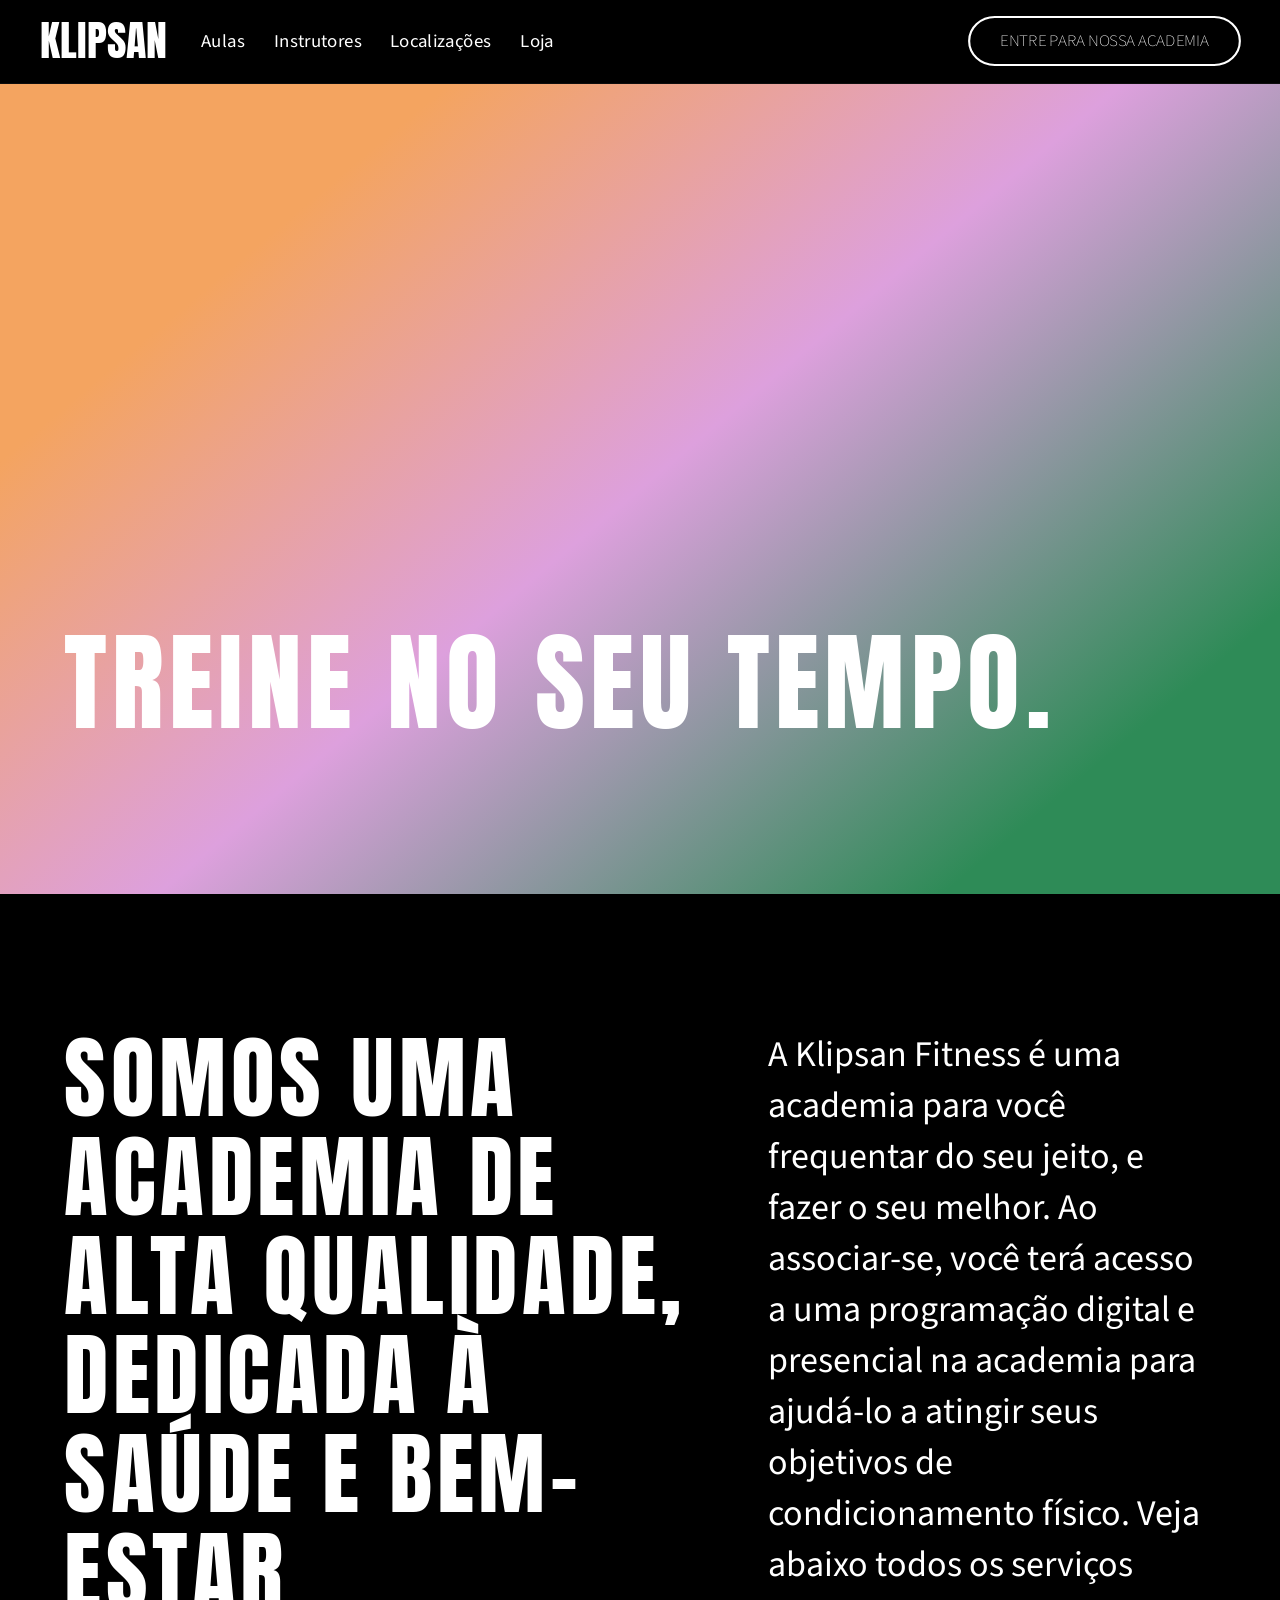
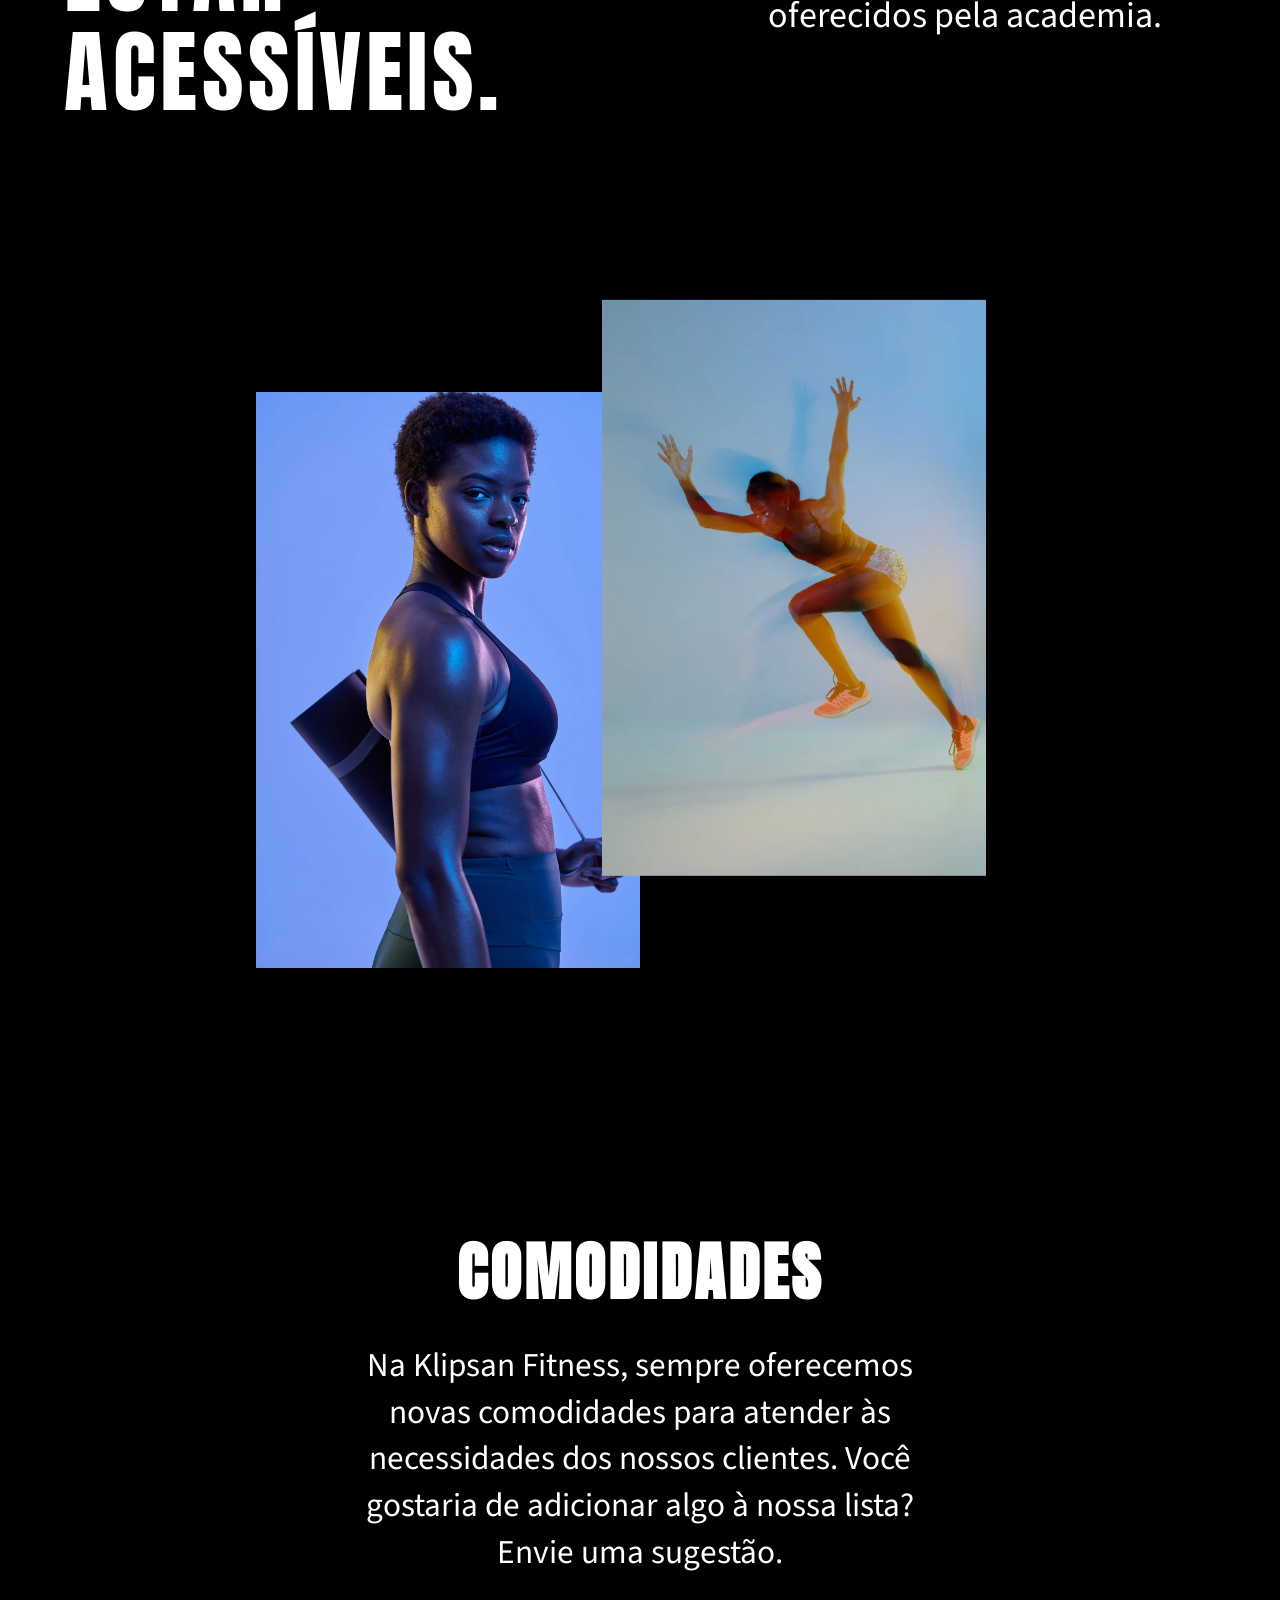
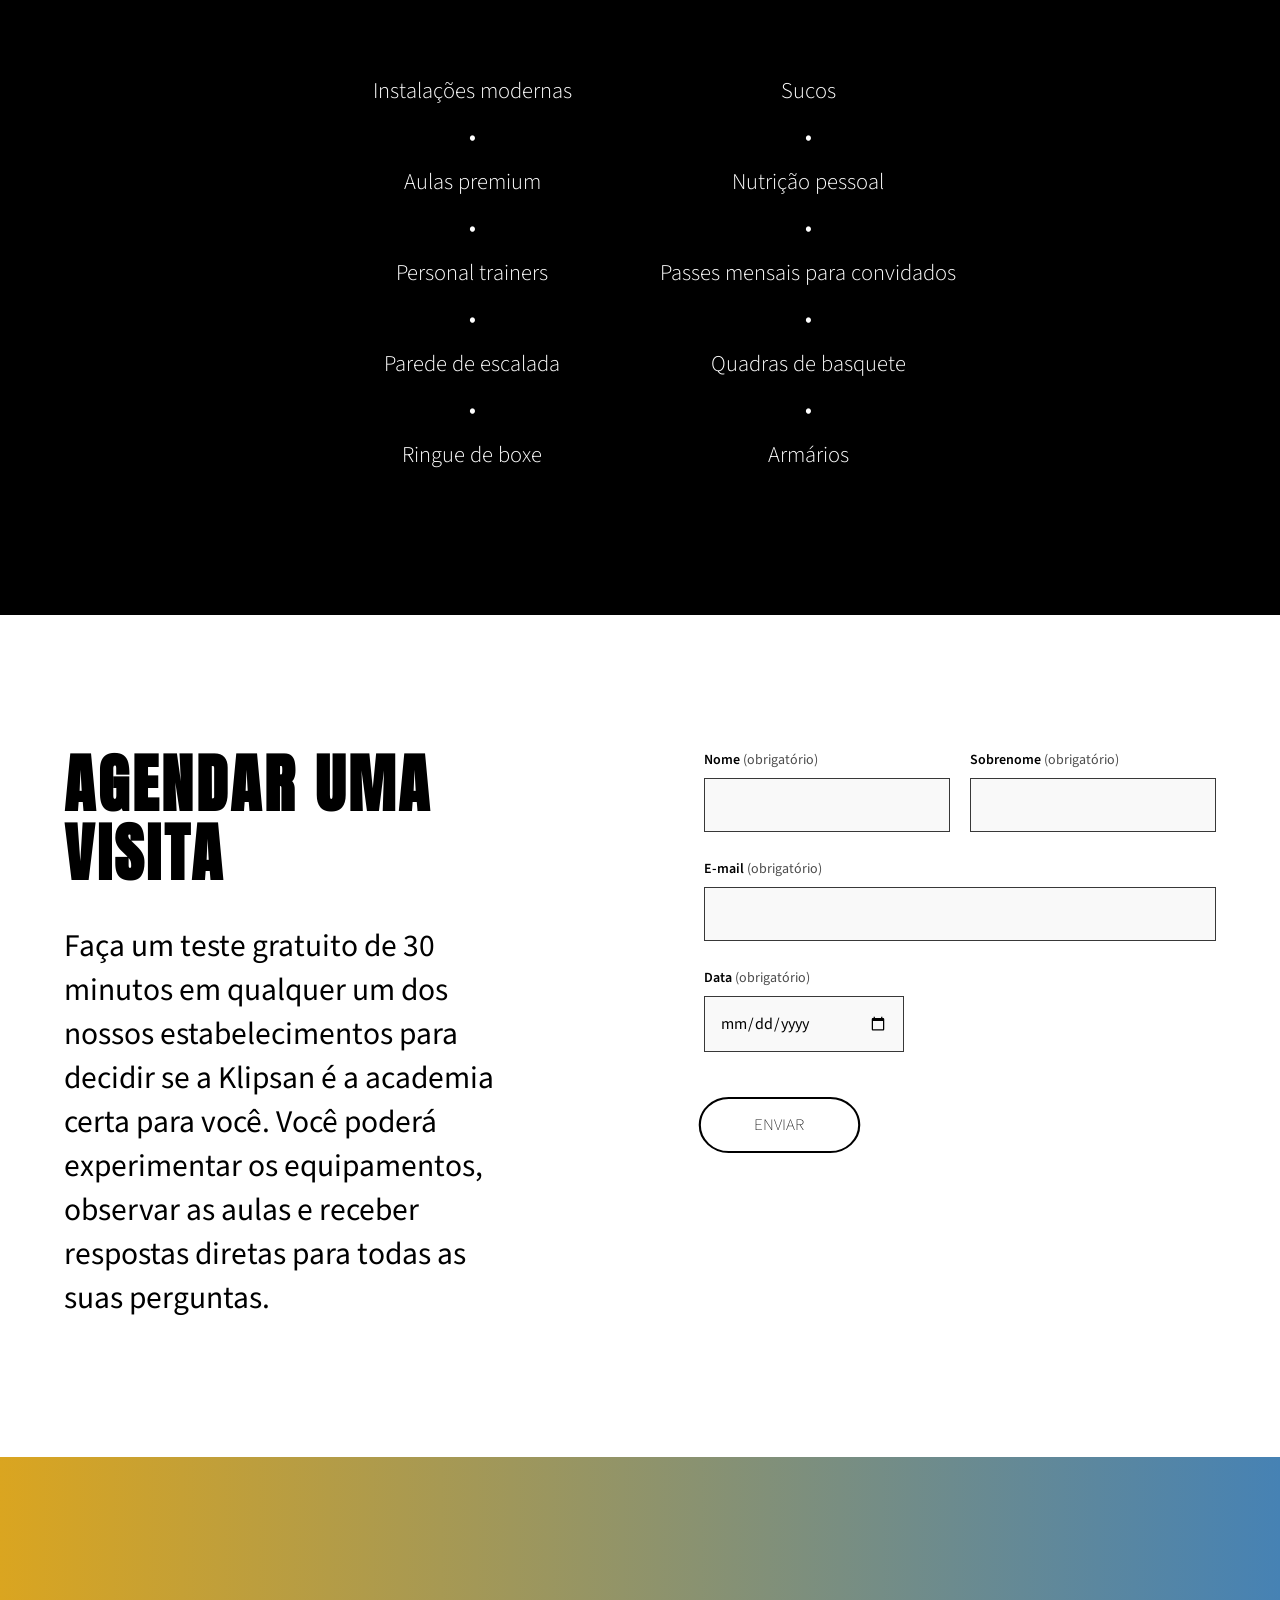
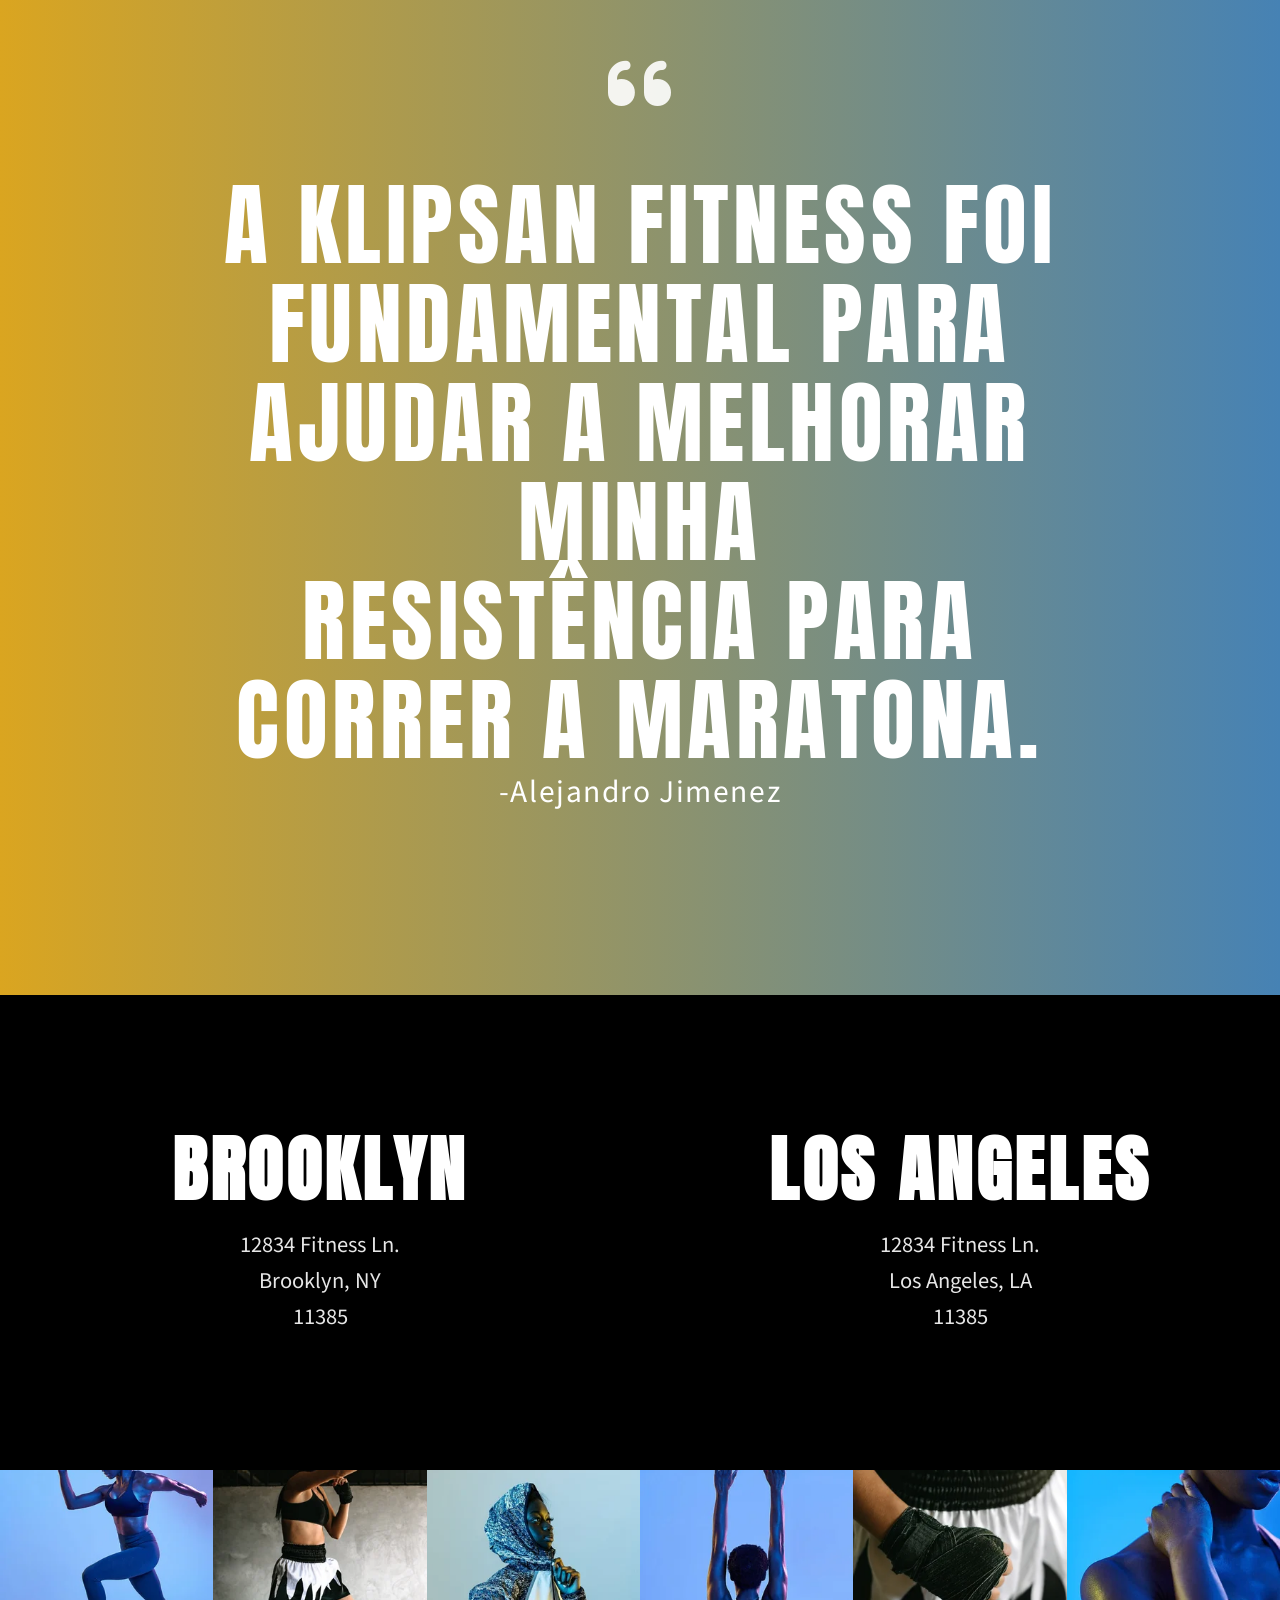
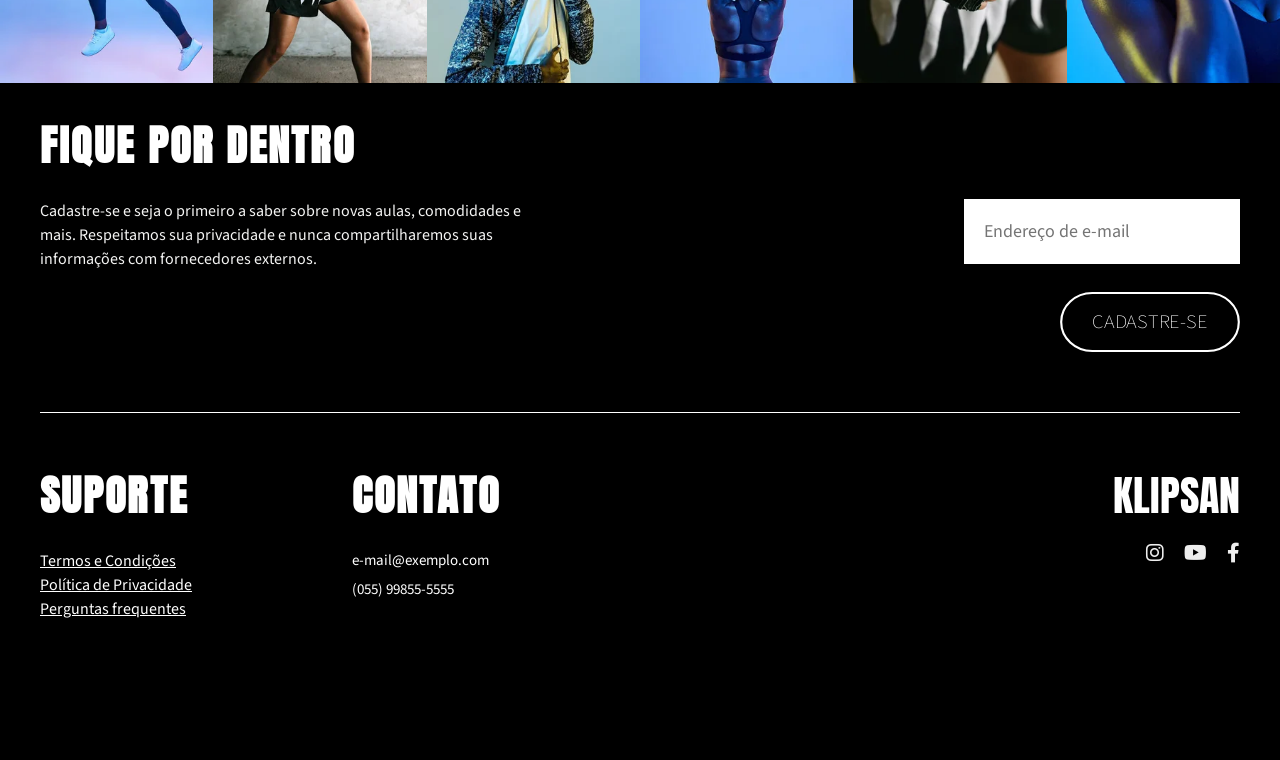
<file: index.html>
<!DOCTYPE html>
<html lang="pt-BR">
<head>
    <meta charset="UTF-8">
    <meta name="viewport" content="width=device-width, initial-scale=1.0">
    <title>Modelo</title>
    
    <link rel="stylesheet" href="base.css">
    <link rel="stylesheet" href="header-footer.css">
    <link rel="stylesheet" href="https://cdnjs.cloudflare.com/ajax/libs/font-awesome/6.0.0/css/all.min.css">
    <link rel="stylesheet" href="index.css"
</head>
<body class="theme-dark">
    <header class="main-header theme-dark">
        <div class="header-container">
            <div class="header-left">
                <a href="index.html" class="logo">KLIPSAN</a>
                <nav class="nav-menu">
                    <a href="aulas.html">Aulas</a>
                    <a href="instrutores.html">Instrutores</a>
                    <a href="localizacao.html">Localizações</a>
                    <a href="loja.html">Loja</a>
                </nav>
            </div>
            
            <div class="header-right">
                <a href="entre.html" class="btn-pill">Entre para nossa academia</a>
            </div>
        </div>
    </header>

    <main>
        <div class="main-cover">
            <h1 class="cover-title">TREINE NO SEU TEMPO.</h1>
        </div>
        <div class="content-block">
            <div>
                <h1>SOMOS UMA ACADEMIA DE ALTA QUALIDADE, DEDICADA À SAÚDE E BEM-ESTAR ACESSÍVEIS.</h1>
            </div>
            <div>
                <p>A Klipsan Fitness é uma academia para você frequentar do seu jeito, e fazer o seu melhor. Ao associar-se, você terá acesso a uma programação digital e presencial na academia para ajudá-lo a atingir seus objetivos de condicionamento físico. Veja abaixo todos os serviços oferecidos pela academia.</p>
            </div>
        </div>
        <div class="content-block">
            <div class="container-sobrepostas">
                <img src="assets\index-imagens-sobrepostas-fundo.webp" alt="Mulher com tapete de yoga" class="img-fundo">
                <img src="assets\index-imagens-sobrepostas-frente.webp" alt="Mulher correndo" class="img-frente">
            </div>
        </div>
        <section class="comodidades-section theme-dark">
    <div class="comodidades-header">
        <h1>COMODIDADES</h1>
        <p>Na Klipsan Fitness, sempre oferecemos novas comodidades para atender às necessidades dos nossos clientes. Você gostaria de adicionar algo à nossa lista? Envie uma sugestão.</p>
    </div>

    <div class="comodidades-grid">
        <div class="comodidade-col">
            <p>Instalações modernas</p>
            <span class="dot">•</span>
            <p>Aulas premium</p>
            <span class="dot">•</span>
            <p>Personal trainers</p>
            <span class="dot">•</span>
            <p>Parede de escalada</p>
            <span class="dot">•</span>
            <p>Ringue de boxe</p>
        </div>

        <div class="comodidade-col">
            <p>Sucos</p>
            <span class="dot">•</span>
            <p>Nutrição pessoal</p>
            <span class="dot">•</span>
            <p>Passes mensais para convidados</p>
            <span class="dot">•</span>
            <p>Quadras de basquete</p>
            <span class="dot">•</span>
            <p>Armários</p>
        </div>
    </div>
</section>

<section class="visita-section theme-light">
    <div class="visita-container">
        <div class="visita-info">
            <h1>AGENDAR UMA VISITA</h1>
            <p>Faça um teste gratuito de 30 minutos em qualquer um dos nossos estabelecimentos para decidir se a Klipsan é a academia certa para você. Você poderá experimentar os equipamentos, observar as aulas e receber respostas diretas para todas as suas perguntas.</p>
        </div>

        <form class="visita-form">
            <div class="form-row">
                <div class="form-group">
                    <label>Nome <span>(obrigatório)</span></label>
                    <input type="text" required>
                </div>
                <div class="form-group">
                    <label>Sobrenome <span>(obrigatório)</span></label>
                    <input type="text" required>
                </div>
            </div>

            <div class="form-group">
                <label>E-mail <span>(obrigatório)</span></label>
                <input type="email" required>
            </div>

            <div class="form-group" id="date-form">
                <label>Data <span>(obrigatório)</span></label>
                <input type="date" required>
            </div>

            <button type="submit" class="btn-pill">ENVIAR</button>
        </form>
    </div>
</section>
<section class="quote-section">
    <div class="quote-container">
        <div class="shape-left"></div>
        <div class="shape-right"></div>
        
        <div class="quote-icon"><i class="fas fa-quote-left"></i></div>
        <h1 class="quote-text">
            A KLIPSAN FITNESS FOI FUNDAMENTAL PARA AJUDAR A MELHORAR MINHA RESISTÊNCIA PARA CORRER A MARATONA.
        </h1>
        <p class="quote-author">-Alejandro Jimenez</p>
    </div>
</section>

        <section class="locations-section theme-dark">
    <div class="location-item">
        <h1>BROOKLYN</h1>
        <p>12834 Fitness Ln.<br>Brooklyn, NY<br>11385</p>
    </div>
    <div class="location-item">
        <h1>LOS ANGELES</h1>
        <p>12834 Fitness Ln.<br>Los Angeles, LA<br>11385</p>
    </div>
</section>

<section class="gallery-row">
    <img src="assets/index-imagens-fim-de-pagina-1.webp" alt="Treino 1">
    <img src="assets/index-imagens-fim-de-pagina-2.webp" alt="Treino 2">
    <img src="assets/index-imagens-fim-de-pagina-3.webp" alt="Treino 3">
    <img src="assets/index-imagens-fim-de-pagina-4.webp" alt="Treino 4">
    <img src="assets/index-imagens-fim-de-pagina-5.webp" alt="Treino 5">
    <img src="assets/index-imagens-fim-de-pagina-6.webp" alt="Treino 6">
</section>

        </main>

    <footer class="main-footer">
        <div class="footer-container">
            <h2>Fique por dentro</h2>
            <div class="newsletter-section">
                <div class="newsletter-text">
                    <p>Cadastre-se e seja o primeiro a saber sobre novas aulas, comodidades e mais. Respeitamos sua privacidade e nunca compartilharemos suas informações com fornecedores externos.</p>
                </div>
                <form class="newsletter-form">
                    <input type="email" placeholder="Endereço de e-mail" required>
                    <button type="submit" class="btn-pill">Cadastre-se</button>
                </form>
            </div>

            <hr class="footer-divider">

            <div class="footer-bottom-grid">
                <div class="footer-col">
                    <h3>Suporte</h3>
                    <nav class="footer-links">
                        <a href="#">Termos e Condições</a>
                        <a href="#">Política de Privacidade</a>
                        <a href="#">Perguntas frequentes</a>
                    </nav>
                </div>
                <div class="footer-col">
                    <h3>Contato</h3>
                    <p>e-mail@exemplo.com</p>
                    <p>(055) 99855-5555</p>
                </div>
                <div class="footer-col footer-right">
                    <h2 class="logo">KLIPSAN</h2>
                    <div class="social-icons">
                        <a href="https://www.instagram.com" aria-label="Instagram"><i class="fab fa-instagram"></i></a>
                        <a href="https://www.youtube.com" aria-label="YouTube"><i class="fab fa-youtube"></i></a>
                        <a href="https://www.facebook.com" aria-label="Facebook"><i class="fab fa-facebook-f"></i></a>
                    </div>
                </div>
            </div>
        </div>
    </footer>

</body>
</html>
</file>
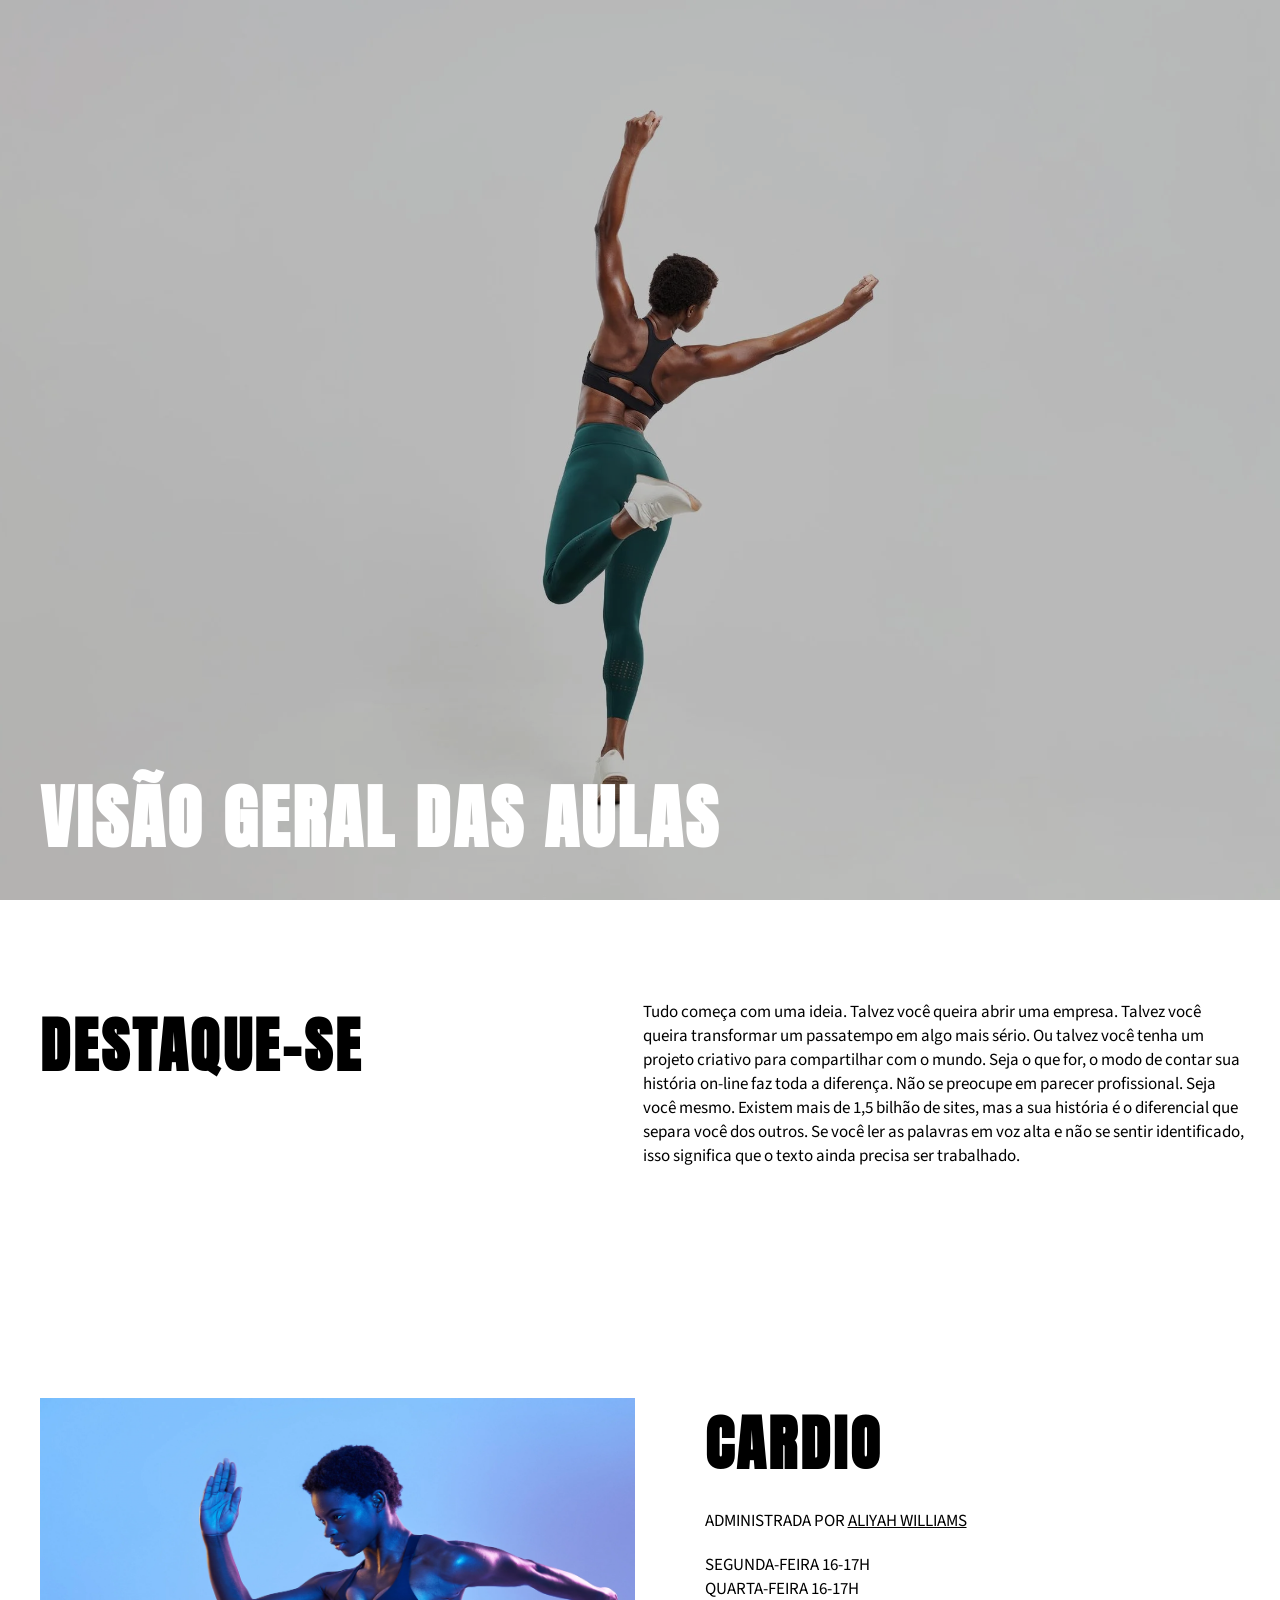
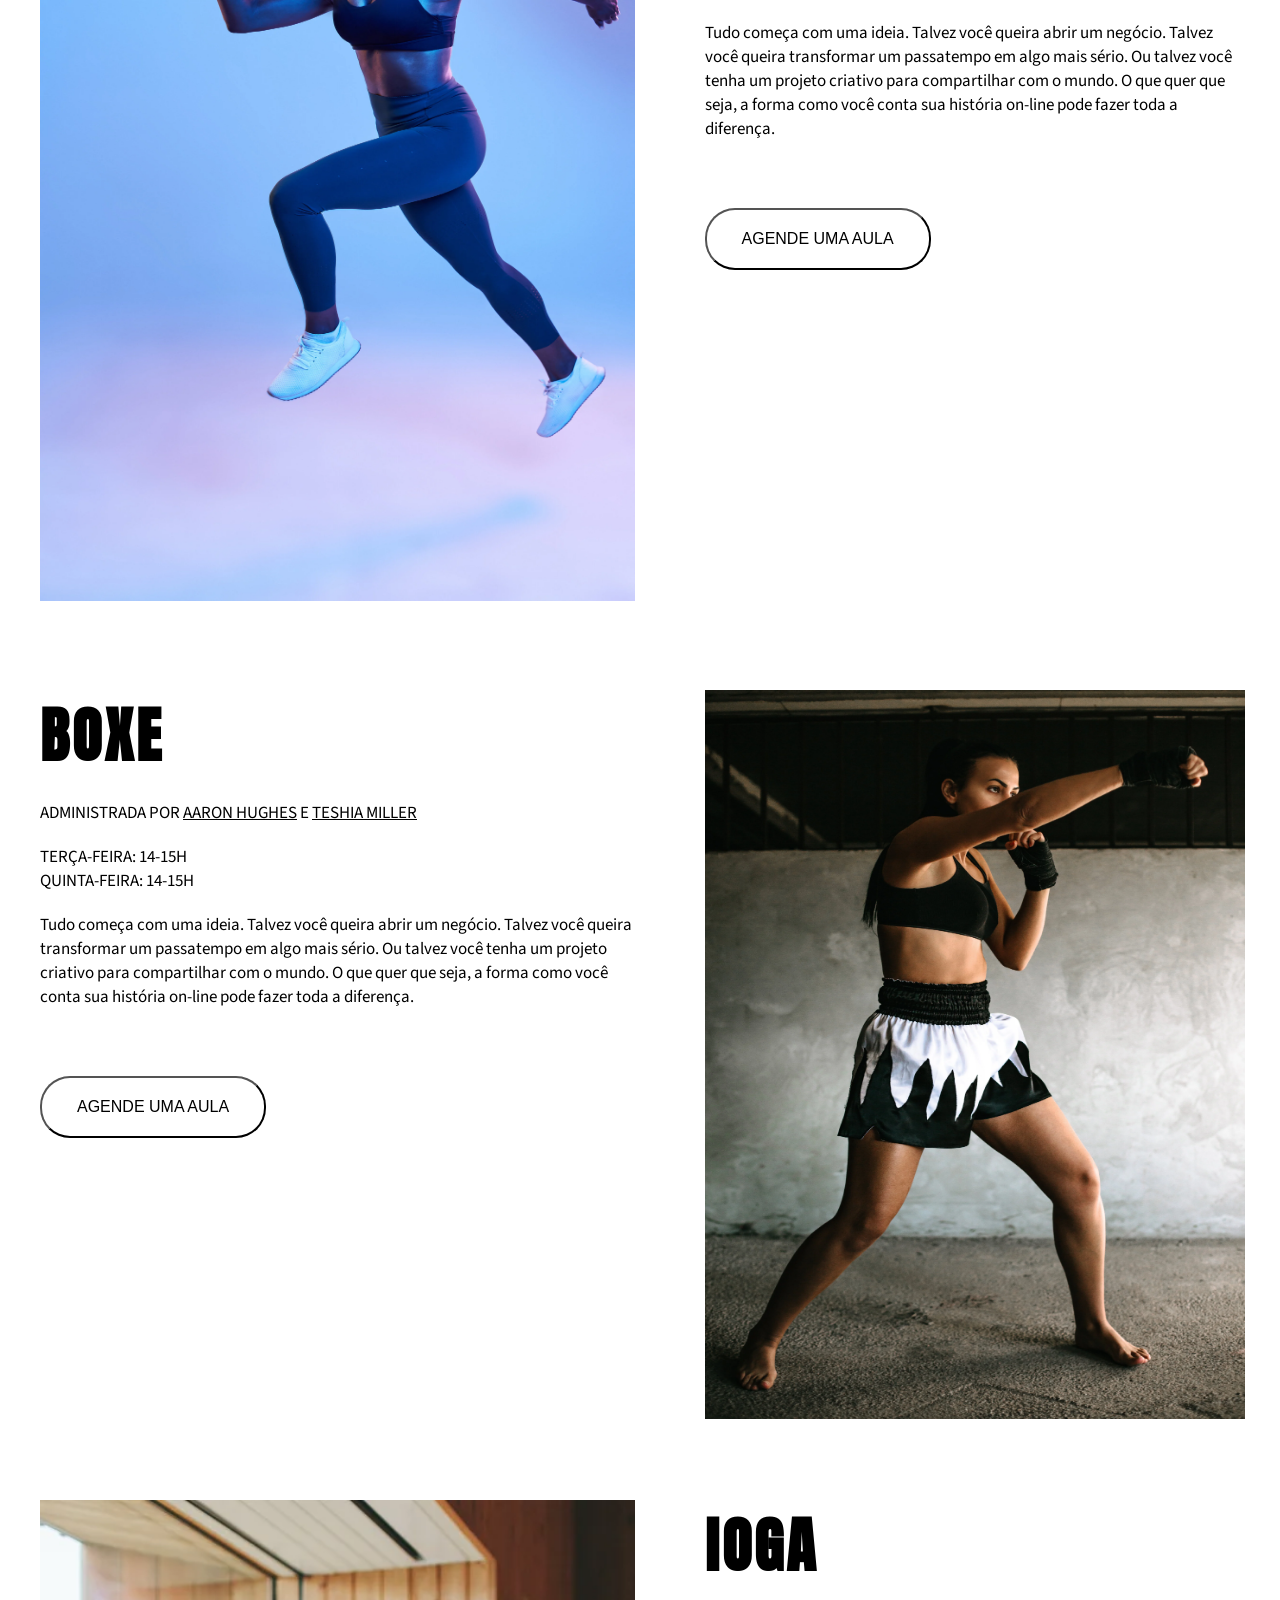
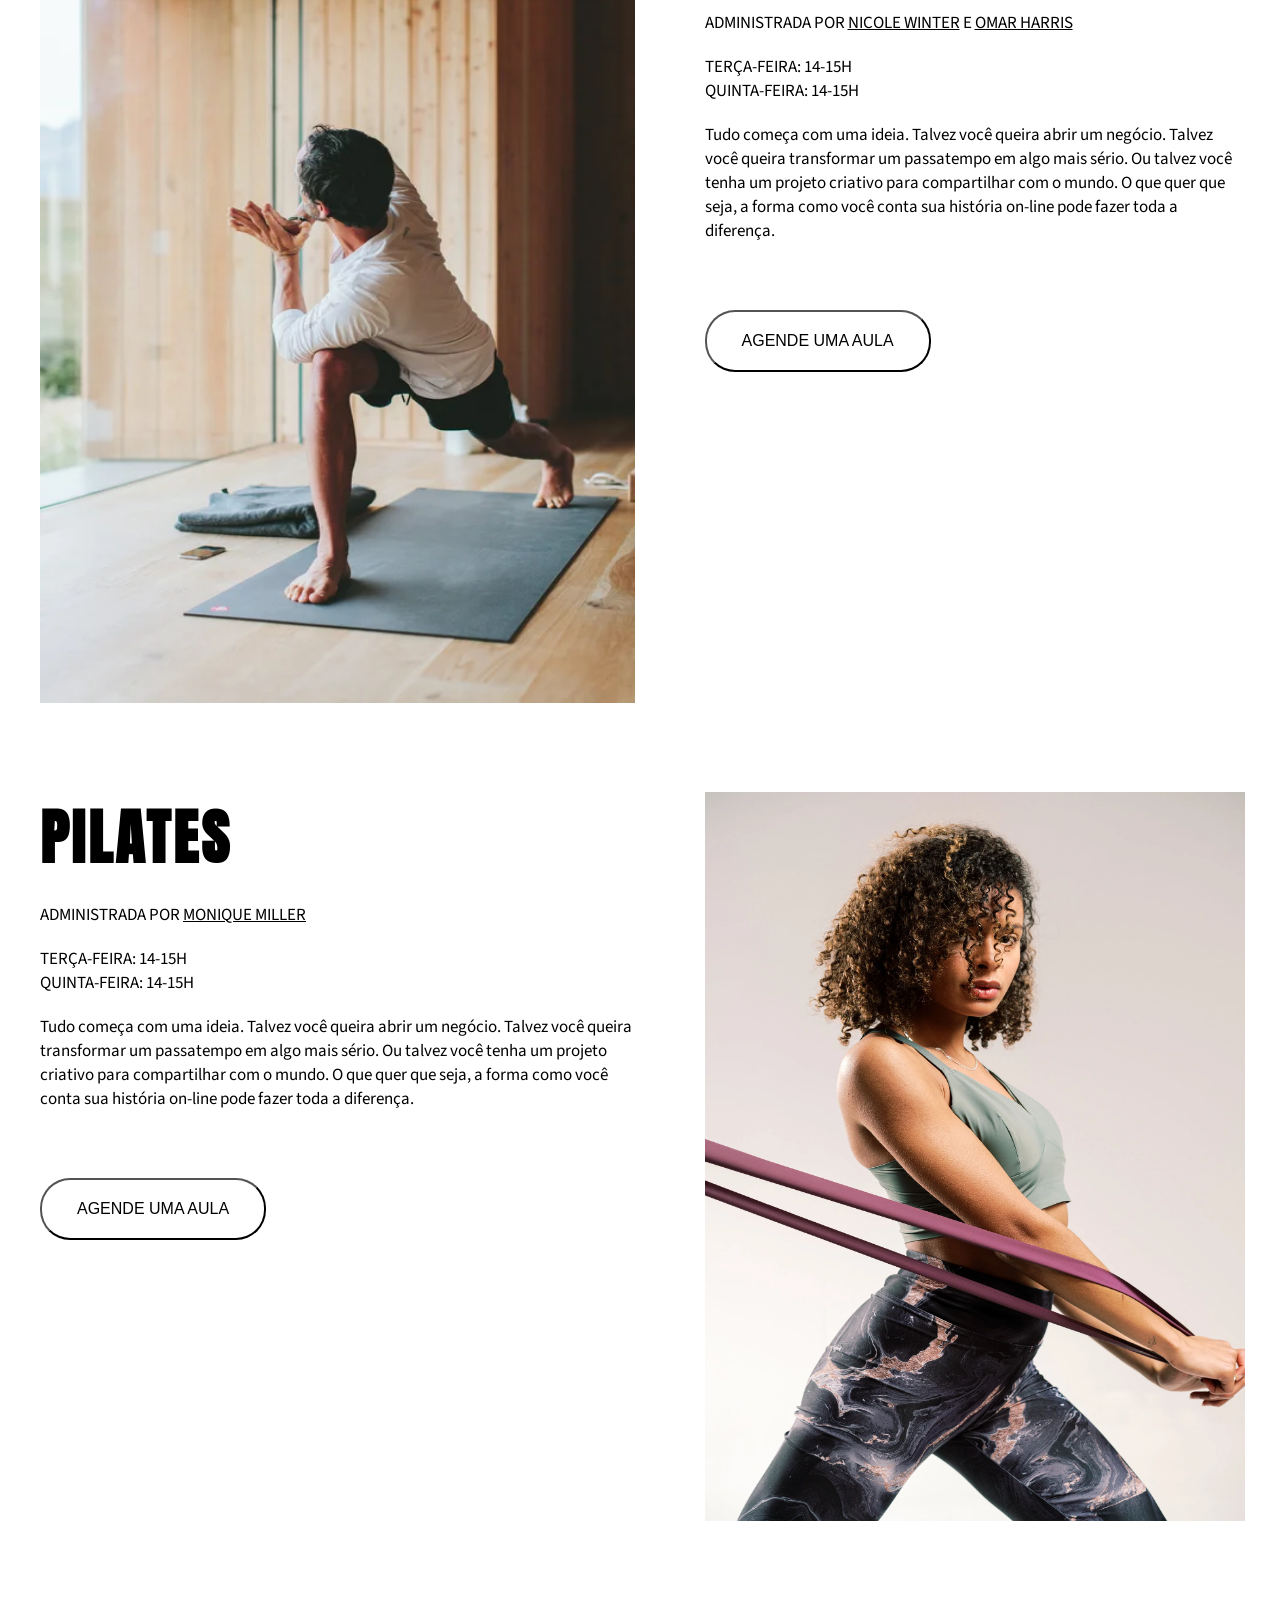
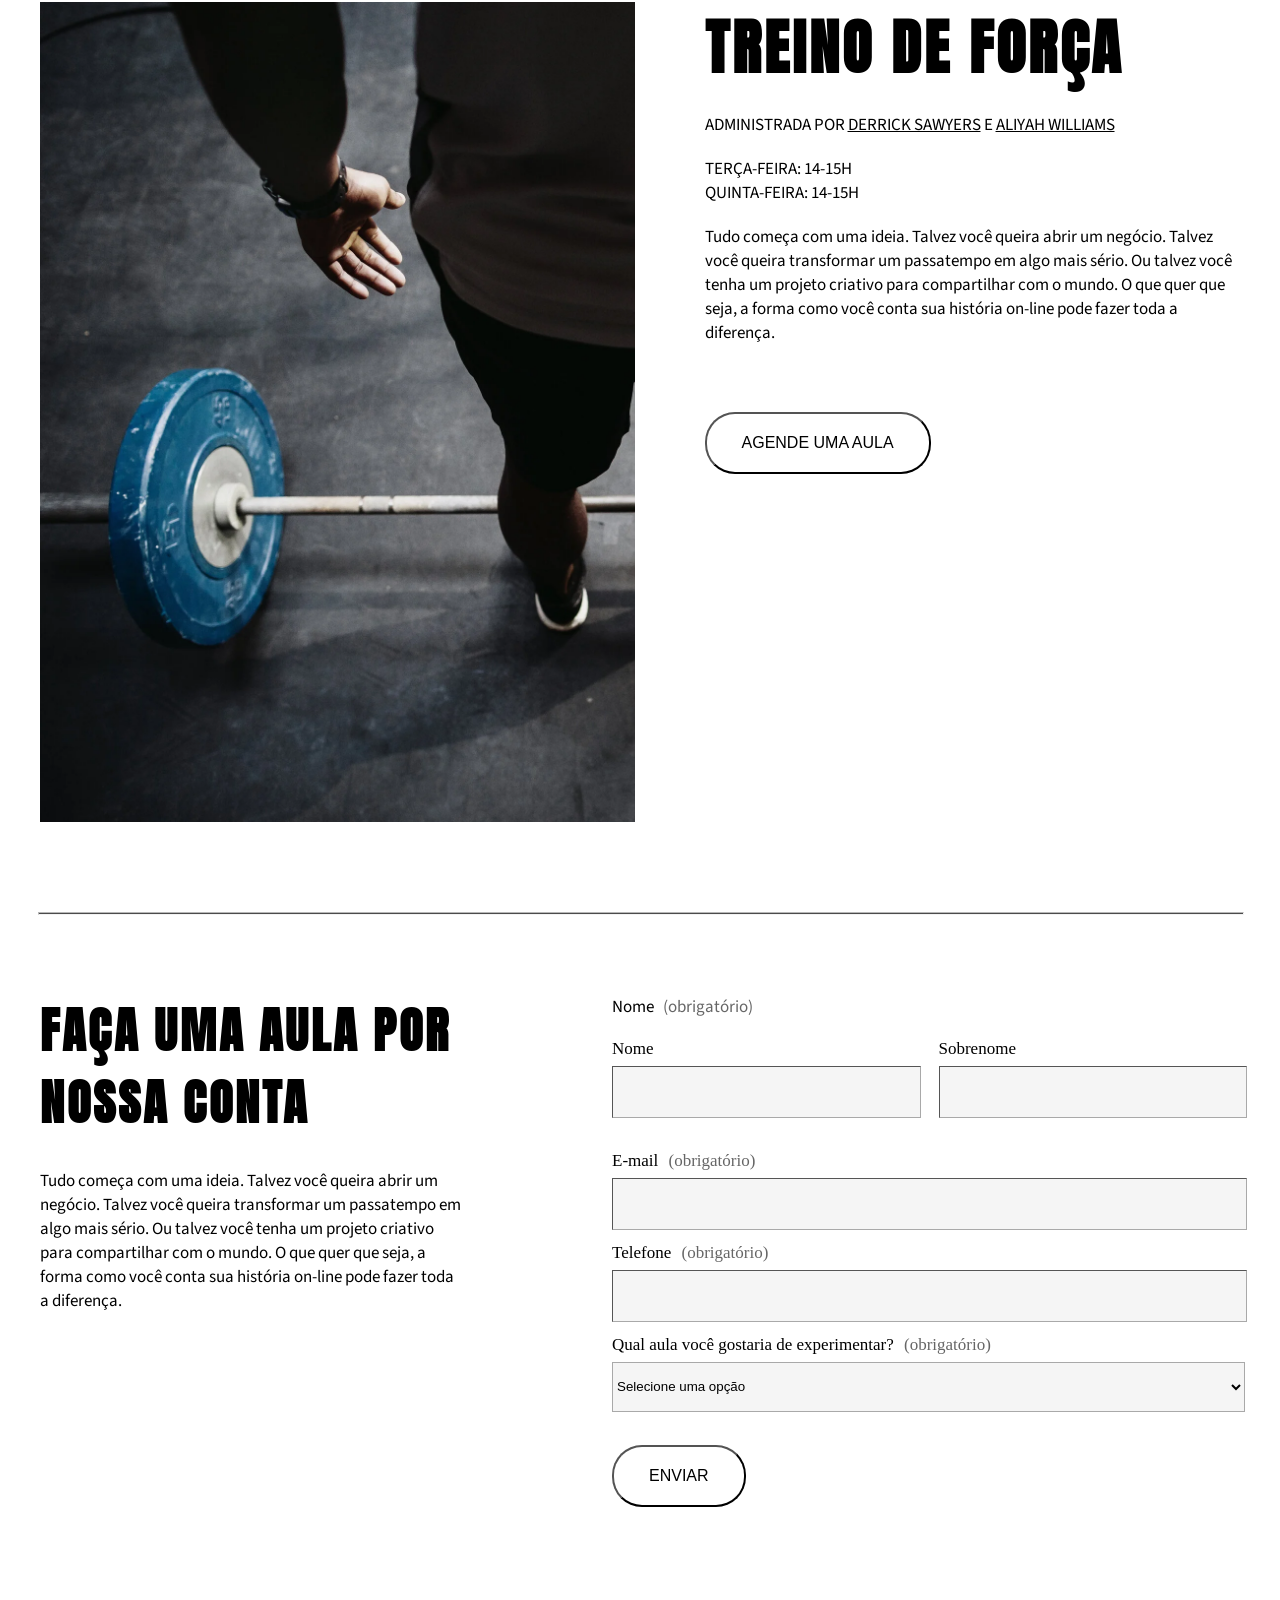
<file: aulas.html>
<!DOCTYPE html>
<html lang="pt-BR">
<head>
    <meta charset="UTF-8">
    <meta name="viewport" content="width=device-width, initial-scale=1.0">
    <title>Aulas</title>
    <link rel="stylesheet" href="aulas.css" />
    <link rel="preconnect" href="https://fonts.googleapis.com">
<link rel="preconnect" href="https://fonts.gstatic.com" crossorigin>
<link href="https://fonts.googleapis.com/css2?family=Anton&family=Source+Sans+3&display=swap" rel="stylesheet">
</head>
<body>
    <section id="visao-geral">
        <h1 id="titulo">Visão geral das aulas</h1>
    </section>
    <section id="destaque-se">
        <h2>Destaque-se</h2>
        <p>Tudo começa com uma ideia. Talvez você queira abrir uma empresa. Talvez você queira transformar um passatempo em algo mais sério. Ou talvez você tenha um projeto criativo para compartilhar com o mundo. Seja o que for, o modo de contar sua história on-line faz toda a diferença. Não se preocupe em parecer profissional. Seja você mesmo. Existem mais de 1,5 bilhão de sites, mas a sua história é o diferencial que separa você dos outros. Se você ler as palavras em voz alta e não se sentir identificado, isso significa que o texto ainda precisa ser trabalhado.</p>
    </section>
    <section class="section">
        <img src="../assets/img2.webp" alt="Mulher correndo" />
        <div>
            <h2>Cardio</h2>
            <div>
                <p>ADMINISTRADA POR <u>ALIYAH WILLIAMS</u></p> 
                <p>SEGUNDA-FEIRA 16-17H<br>QUARTA-FEIRA 16-17H</p>
            </div>
                <p>Tudo começa com uma ideia. Talvez você queira abrir um negócio. Talvez você queira transformar um passatempo em algo mais sério. Ou talvez você tenha um projeto criativo para compartilhar com o mundo. O que quer que seja, a forma como você conta sua história on-line pode fazer toda a diferença.</p>
            <button>Agende uma aula</button>
        </div>
    </section>
    <section class="section">
        <div>
            <h2>Boxe</h2>
            <div>
                <p>ADMINISTRADA POR <u>AARON HUGHES</u> E <u>TESHIA MILLER</u></p>  
                <p>TERÇA-FEIRA: 14-15H<br>QUINTA-FEIRA: 14-15H</p>
            </div>
            <p>Tudo começa com uma ideia. Talvez você queira abrir um negócio. Talvez você queira transformar um passatempo em algo mais sério. Ou talvez você tenha um projeto criativo para compartilhar com o mundo. O que quer que seja, a forma como você conta sua história on-line pode fazer toda a diferença.</p>
            <button>Agende uma aula</button>
        </div>
        <img src="../assets/img3.webp" alt="Mulher lutando boxe" />
    </section>
    <section class="section">
        <img src="../assets/img4.webp" alt="Homem fazendo ioga" />
        <div>
            <h2>Ioga</h2>
            <div>
                <p>ADMINISTRADA POR <u>NICOLE WINTER</u> E <u>OMAR HARRIS</u></p>   
                <p>TERÇA-FEIRA: 14-15H<br>QUINTA-FEIRA: 14-15H</p>
            </div>
            <p>Tudo começa com uma ideia. Talvez você queira abrir um negócio. Talvez você queira transformar um passatempo em algo mais sério. Ou talvez você tenha um projeto criativo para compartilhar com o mundo. O que quer que seja, a forma como você conta sua história on-line pode fazer toda a diferença.</p>
            <button>Agende uma aula</button>
        </div>
    </section>
    <section class="section">
        <div>
            <h2>Pilates</h2>
            <div>
                <p>ADMINISTRADA POR <u>MONIQUE MILLER</u></p>  
                <p>TERÇA-FEIRA: 14-15H<br>QUINTA-FEIRA: 14-15H</p>
            </div>
            <p>Tudo começa com uma ideia. Talvez você queira abrir um negócio. Talvez você queira transformar um passatempo em algo mais sério. Ou talvez você tenha um projeto criativo para compartilhar com o mundo. O que quer que seja, a forma como você conta sua história on-line pode fazer toda a diferença.</p>
            <button>Agende uma aula</button>
        </div>
        <img src="../assets/img5.webp" alt="Mulher fazendo pilates" />
    </section>
    <section class="section treino">
        <img id="img6" src="../assets/img6.webp" alt="Homem encarando a barra com pesos" />
        <div>
            <h2>Treino de Força</h2>
            <div>
                <p>ADMINISTRADA POR <u>DERRICK SAWYERS</u> E <u>ALIYAH WILLIAMS</u></p>  
                <p>TERÇA-FEIRA: 14-15H<br>QUINTA-FEIRA: 14-15H</p>
            </div>
            <p>Tudo começa com uma ideia. Talvez você queira abrir um negócio. Talvez você queira transformar um passatempo em algo mais sério. Ou talvez você tenha um projeto criativo para compartilhar com o mundo. O que quer que seja, a forma como você conta sua história on-line pode fazer toda a diferença.</p>
            <button>Agende uma aula</button>
        </div>
    </section>
    <hr>
    <section id="cadastro">
        <div>
            <h2>Faça uma aula por nossa conta</h2>
            <p>Tudo começa com uma ideia. Talvez você queira abrir um negócio. Talvez você queira transformar um passatempo em algo mais sério. Ou talvez você tenha um projeto criativo para compartilhar com o mundo. O que quer que seja, a forma como você conta sua história on-line pode fazer toda a diferença.</p>
        </div>
        <form>
            <p>
                Nome <span class="obrigatorio">(obrigatório)</span>
                <div class="linha">
                    <div class="campo">
                        <label>Nome</label>
                        <input type="text">
                    </div>
                    <div class="campo">
                        <label>Sobrenome</label>
                        <input type="text">
                    </div>
                </div>
            </p>
            <div>
                <label>E-mail <span class="obrigatorio">(obrigatório)</span></label>
                <input id="email" name="email" type="email" required>
            </div>
            <div>
                <label>Telefone <span class="obrigatorio">(obrigatório)</span></label>
                <input id="telefone" name="telefone" type="tel" required>
            </div>
            <div>
                <label>Qual aula você gostaria de experimentar? <span class="obrigatorio">(obrigatório)</span></label>
                <select id="select" name="select">
                    <option id="padrao" value="selecione uma opcao" label="Selecione uma opção" selected hidden></option>
                    <option value="ioga" label="Ioga"></option>
                    <option value="boxe" label="Boxe"></option>
                    <option value="corrida" label="Clube de Corrida"></option>
                    <option value="pilates" label="Pilates"></option>
                </select>
            </div>
            <button>Enviar</button>
        </form>
    </section>
</body>
</html>
</file>
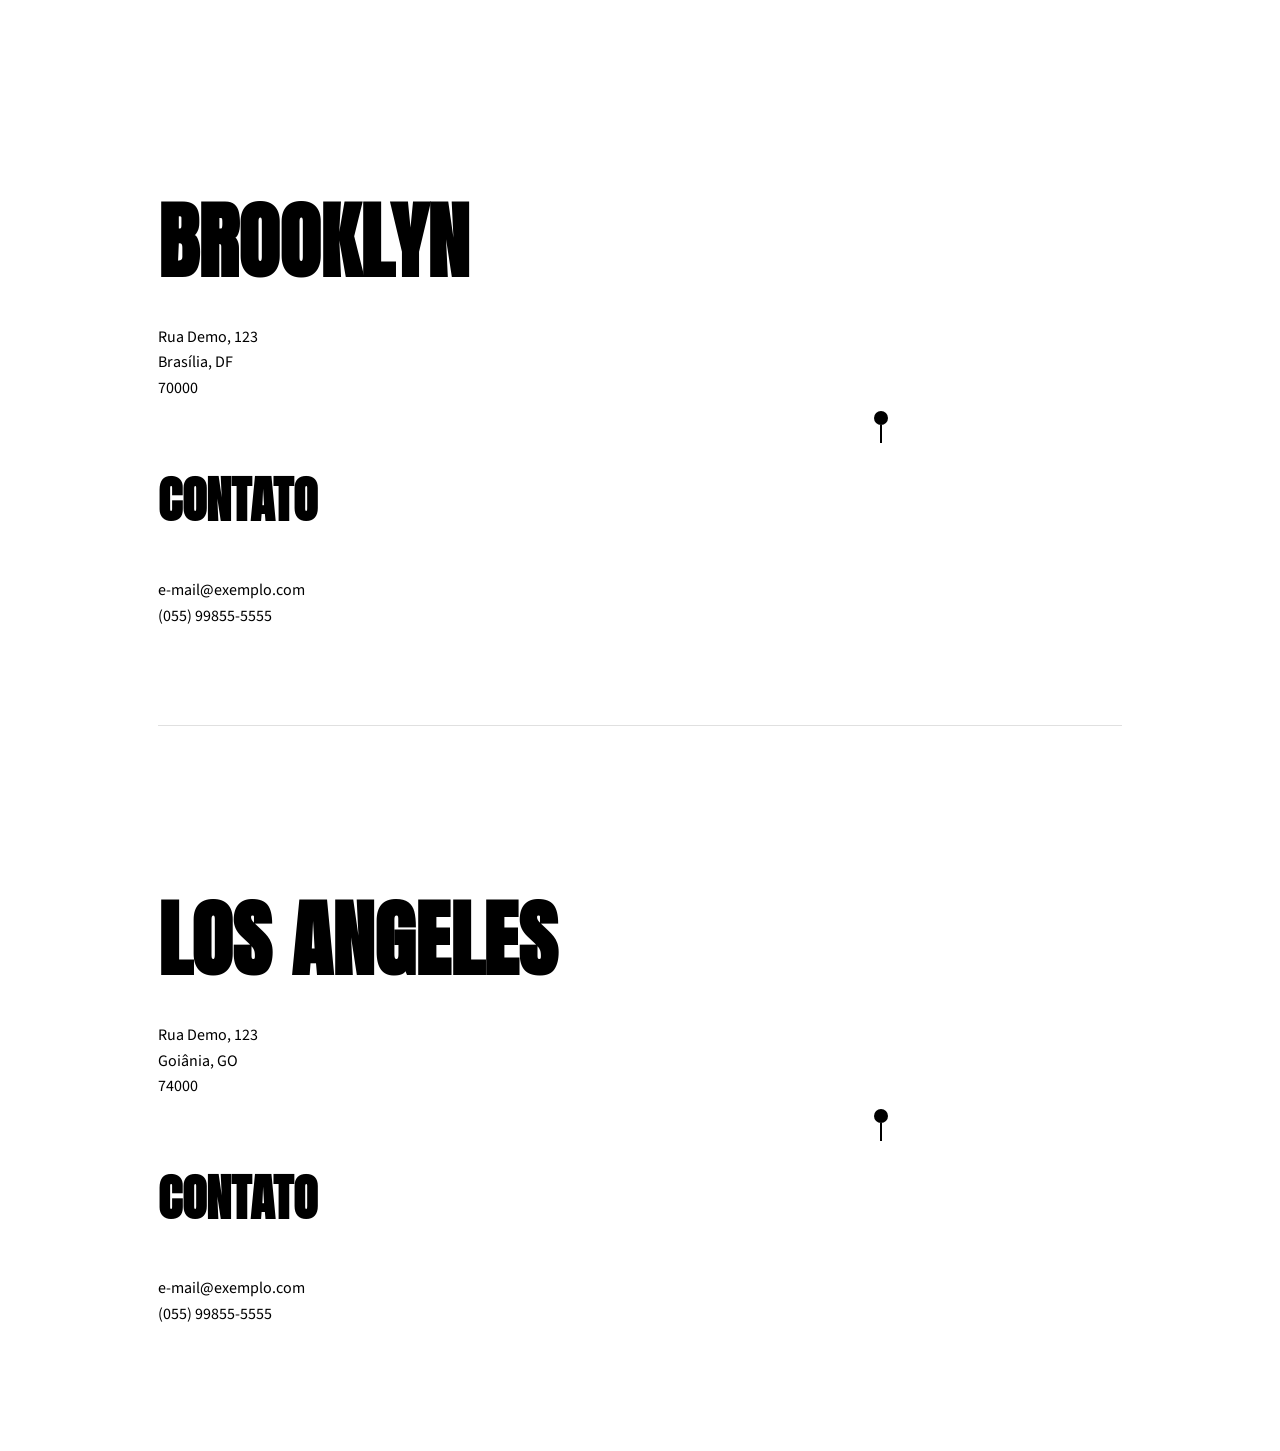
<file: localizacao.html>
<!DOCTYPE html>
<html lang="pt-BR">
<head>
  <meta charset="UTF-8">
  <meta name="viewport" content="width=device-width, initial-scale=1.0">
  <title>Localização</title>
  <link rel="preconnect" href="https://fonts.googleapis.com">
  <link rel="preconnect" href="https://fonts.gstatic.com" crossorigin>
  <link href="https://fonts.googleapis.com/css2?family=Anton&family=Source+Sans+3:ital,wght@0,200..900;1,200..900&display=swap" rel="stylesheet">
  <link rel="stylesheet" href="localizacao.css">
</head>

<body>

<section class="localizacao">

  <!-- Brooklyn -->
  <div class="info">
    <h1>BROOKLYN</h1>

    <p class="endereco">
      Rua Demo, 123<br>
      Brasília, DF<br>
      70000
    </p>

    <h2>CONTATO</h2>
    <p class="contato">
      e-mail@exemplo.com<br>
      (055) 99855-5555
    </p>
  </div>

  <div class="mapa">
    <iframe
      src="https://www.google.com/maps?q=Brooklyn,+NY&z=13&output=embed"
      loading="lazy"
      referrerpolicy="no-referrer-when-downgrade">
    </iframe>
  </div>
  <div class="linha"></div>

  <!-- los angeles -->
  <div class="info">
    <h1>LOS ANGELES</h1>

    <p class="endereco">
      Rua Demo, 123<br>
      Goiânia, GO<br>
      74000
    </p>

    <h2>CONTATO</h2>
    <p class="contato">
      e-mail@exemplo.com<br>
      (055) 99855-5555
    </p>
  </div>

  <div class="mapa">
    <iframe
      src="https://www.google.com/maps?q=Los+Angeles,+CA&z=12&output=embed"
      loading="lazy"
      referrerpolicy="no-referrer-when-downgrade">
    </iframe>
  </div>

</section>

</body>
</html>
</file>
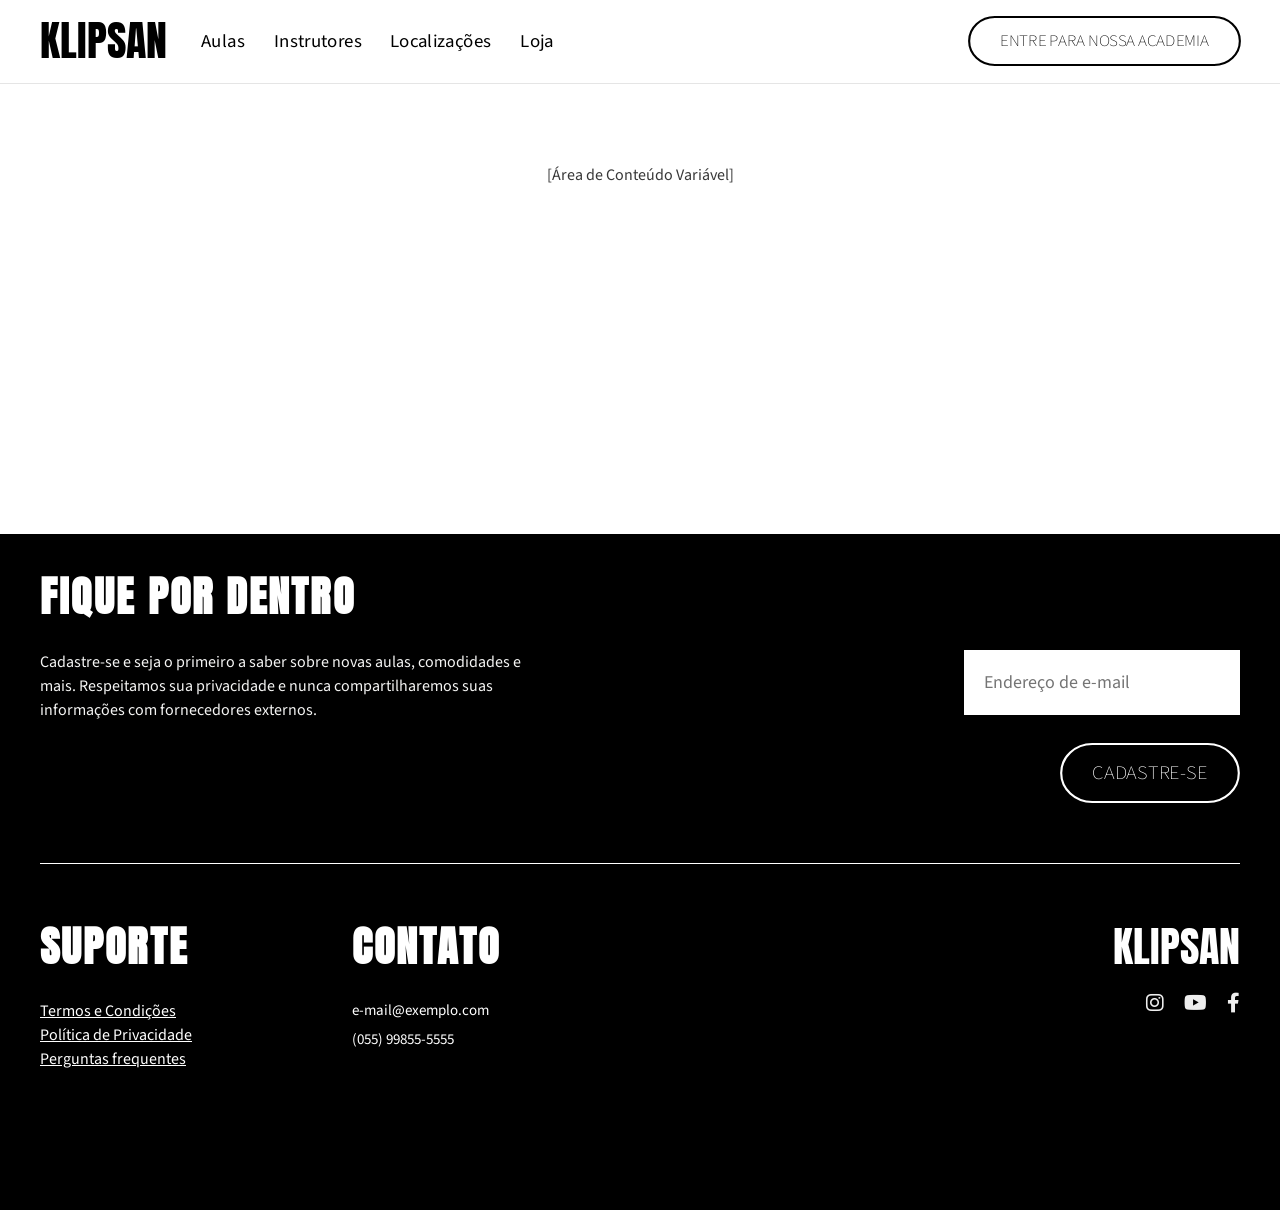
<file: modelo.html>
<!DOCTYPE html>
<html lang="pt-BR">
<head>
    <meta charset="UTF-8">
    <meta name="viewport" content="width=device-width, initial-scale=1.0">
    <title>Modelo</title>
    
    <link rel="stylesheet" href="base.css">
    <link rel="stylesheet" href="header-footer.css">
    <link rel="stylesheet" href="https://cdnjs.cloudflare.com/ajax/libs/font-awesome/6.0.0/css/all.min.css">
</head>
<body class="theme-dark">

    <header class="main-header theme-light">
        <div class="header-container">
            <div class="header-left">
                <a href="index.html" class="logo">KLIPSAN</a>
                <nav class="nav-menu">
                    <a href="aulas.html">Aulas</a>
                    <a href="instrutores.html">Instrutores</a>
                    <a href="localizacao.html">Localizações</a>
                    <a href="loja.html">Loja</a>
                </nav>
            </div>
            
            <div class="header-right">
                <a href="entre.html" class="btn-pill">Entre para nossa academia</a>
            </div>
        </div>
    </header>

    <main>
        <section class="theme-light" style="padding: var(--section-padding); min-height: 50vh;">
            <div class="sqs-grid">
                <div style="grid-column: 2 / span 22; text-align: center;">
                    <p style="color: var(--color-dark-gray);">[Área de Conteúdo Variável]</p>
                </div>
            </div>
        </section>

        </main>

    <footer class="main-footer">
        <div class="footer-container">
            <h2>Fique por dentro</h2>
            <div class="newsletter-section">
                <div class="newsletter-text">
                    <p>Cadastre-se e seja o primeiro a saber sobre novas aulas, comodidades e mais. Respeitamos sua privacidade e nunca compartilharemos suas informações com fornecedores externos.</p>
                </div>
                <form class="newsletter-form">
                    <input type="email" placeholder="Endereço de e-mail" required>
                    <button type="submit" class="btn-pill">Cadastre-se</button>
                </form>
            </div>

            <hr class="footer-divider">

            <div class="footer-bottom-grid">
                <div class="footer-col">
                    <h3>Suporte</h3>
                    <nav class="footer-links">
                        <a href="#">Termos e Condições</a>
                        <a href="#">Política de Privacidade</a>
                        <a href="#">Perguntas frequentes</a>
                    </nav>
                </div>
                <div class="footer-col">
                    <h3>Contato</h3>
                    <p>e-mail@exemplo.com</p>
                    <p>(055) 99855-5555</p>
                </div>
                <div class="footer-col footer-right">
                    <h2 class="logo">KLIPSAN</h2>
                    <div class="social-icons">
                        <a href="https://www.instagram.com" aria-label="Instagram"><i class="fab fa-instagram"></i></a>
                        <a href="https://www.youtube.com" aria-label="YouTube"><i class="fab fa-youtube"></i></a>
                        <a href="https://www.facebook.com" aria-label="Facebook"><i class="fab fa-facebook-f"></i></a>
                    </div>
                </div>
            </div>
        </div>
    </footer>

</body>
</html>
</file>
<file: base.css>
/* Importação das fontes oficiais do template */
@import url('https://fonts.googleapis.com/css2?family=Anton&family=Source+Sans+Pro:wght@400;600;900&display=swap');

:root {
    /* Paleta de Cores Fiel (Predefinição da Imagem) */
    --color-white: #ffffff;    /* Cor 1 */
    --color-off-white: #f4f4f3; /* Cor 2 */
    --color-black: #000000;    /* Cor 3 */
    --color-dark-gray: #383838; /* Cor 4 */
    --color-accent-black: #000000; /* Cor 5 */

    /* Variáveis Semânticas para facilitar o grupo */
    --font-heading: 'Anton', sans-serif;
    --font-body: 'Source Sans Pro', sans-serif;
    --section-padding: 80px 4vw;
    --transition: 0.3s ease-in-out;
}

/* Reset Global */
* {
    margin: 0;
    padding: 0;
    box-sizing: border-box;
}

body {
    background-color: var(--color-white);
    color: var(--color-black);
    font-family: var(--font-body);
    -webkit-font-smoothing: antialiased;
}

/* Tipografia */
h1, h2, h3, .logo {
    font-family: var(--font-heading);
    text-transform: uppercase;
    letter-spacing: 0.05em;
    line-height: 1.1;
}

p {
    font-family: var(--font-body);
    font-weight: 400;
}


.theme-dark {
    background-color: var(--color-black);
    color: var(--color-white);
}

.theme-light {
    background-color: var(--color-white);
    color: var(--color-black);
}

.theme-light h1, .theme-light h2, .theme-light h3 {
    color: var(--color-black);
}


/* Botão Principal (Pill Shape) */
.btn-pill {
    display: inline-block;
    padding: 12px 28px;
    border: 2px solid currentColor;
    border-radius: 50px;
    background: transparent;
    font-family: var(--font-body);
    font-weight: 600;
    text-transform: uppercase;
    font-size: 14px;
    cursor: pointer;
    transition: var(--transition);
    text-decoration: none;
}

.btn-pill:hover {
    background-color: var(--color-white);
    color: var(--color-black);
    border-color: var(--color-white);
}
</file>
<file: header-footer.css>
.main-header {
    position: sticky;
    top: 0;
    z-index: 1000;
    width: 100%;
    padding: calc(10px + 0.5vw) 0;
    background-color: var(--color-black);
    border-bottom: 1px solid rgba(255, 255, 255, 0.05);
}

.header-container {
    display: flex;
    justify-content: space-between;
    align-items: center;
    max-width: 1600px;
    margin: 0 auto;
    padding: 0 40px;
}

.header-left {
    display: flex;
    align-items: center;
    gap: 35px;
}

.logo {
    font-size: calc(19px + 1.8vw);
    color: var(--color-white);
    text-decoration: none;
    letter-spacing: 0px;
    font-weight: 500;
}

.nav-menu {
    display: flex;
    gap: 32px;
}

.nav-menu a {
    color: var(--color-white);
    font-size: 18px;
    font-weight: 400;
    transform: scaleX(1.05);
    transition: opacity var(--transition);
    text-decoration: none;
}

.nav-menu a:hover {
    opacity: 0.7;
}

.header-right {
    display: flex;
    align-items: center;
    margin-right: 8px;
}

.main-footer {
    background-color: var(--color-black);
    color: var(--color-white);
    padding: 40px 40px 40px 40px;
    margin-bottom: 100px;
}

.footer-container {
    max-width: 1600px;
    margin: 0 auto;
}

.newsletter-section {
    display: flex;
    justify-content: space-between;
    align-items: flex-start;
    gap: 60px;
    margin-bottom: 60px;
}

.footer-container h2 {
    font-size: calc(19px + 1.8vw);
    margin-bottom: 30px;
}

.newsletter-text p {
    max-width: 500px;
    font-size: 16px;
    line-height: 1.5;
    color: var(--color-off-white);
}

.newsletter-form {
    display: flex;
    gap: 12px;
}

.newsletter-form input {
    width: 276px;
    padding: 20px 20px;
    border: none;
    background-color: var(--color-white);
    font-family: var(--font-body);
    font-size: 18px;
}
.btn-pill {
    background-color: var(--color-black);
    border-color: var(--color-white);
    color: var(--color-white);
    display: inline-block;
    size: auto;
    font-size: 16px;
    font-weight: 200;
    transform: scaleX(1.07);
}
.newsletter-form .btn-pill{
    align-self: center;
    font-size: 19px;
    height: 60px;
    margin-right: 6px;
}
.newsletter-form {
    background-color: transparent;
    border-color: var(--color-white);
    color: var(--color-white);
}

.newsletter-form .btn-pill:hover {
    background-color: var(--color-white);
    color: var(--color-black);
}

/* Linha Divisória */
.footer-divider {
    border: 0;
    border-top: 1px solid var(--color-white);
    margin-bottom: 60px;
}

/* Grid de Informações Inferior */
.footer-bottom-grid {
    display: grid;
    grid-template-columns: 0.7fr 0.7fr 1.6fr; 
    gap: 60px;
}

.footer-col h3 {
    font-family: var(--font-heading);
    font-size: calc(19px + 1.8vw);
    margin-bottom: 30px;
}

.footer-links {
    display: flex;
    flex-direction: column;
    gap: 2px;
}

.footer-links a {
    font-size: 16px;
    text-decoration: underline;
    transition: opacity var(--transition);
    color: var(--color-white);
}

.footer-links a:hover {
    opacity: 0.7;
}

.footer-col p {
    font-size: 15px;
    margin-bottom: 8px;
}

/* Lado direito do Footer (Logo e Social) */
.footer-right {
    text-align: right;
}

.footer-right .logo {
    display: block;
    margin-bottom: 20px;
}

.social-icons {
    display: flex;
    gap: 20px;
    justify-content: flex-end;
}

.social-icons a {
    font-size: 20px;
    filter: grayscale(1) invert(1); 
    transition: opacity var(--transition);
}

.social-icons a:hover {
    opacity: 0.7;
}

/* Responsividade Básica */
@media (max-width: 1350px) {
    .newsletter-form {
        flex-direction: column;
    }

    .newsletter-form .btn-pill{
        align-self: flex-end;
        margin-top: 16px;
    }
}

/* Modificador para Header Branco */
.main-header.theme-light {
    background-color: var(--color-white);
    border-bottom: 1px solid rgba(0, 0, 0, 0.1);
}

/* Ajusta o texto, logo e links para preto quando o fundo for branco */
.main-header.theme-light .logo,
.main-header.theme-light .nav-menu a {
    color: var(--color-black);
}

/* Ajusta o botão pill para o tema claro */
.main-header.theme-light .btn-pill {
    color: var(--color-black);
    background-color: var(--color-white);
    border-color: var(--color-black);
}

.main-header.theme-light .btn-pill:hover {
    background-color: var(--color-black);
    color: var(--color-white);
}
</file>
<file: index.css>
.main-cover {
    background-image: linear-gradient(140deg, sandybrown 20%,plum 50%, seagreen 85%);
    height: 90vh;
    width: 100vw;
}
.main-cover h1{
    font-size: 12vh;
    font-weight: 300;
    padding-top: 60vh;
    padding-left: 5vw;
}
.content-block {
    display: grid;
    grid-template-columns: 50vw 35vw;
    justify-content: space-evenly;
    width: 100vw;
}
.content-block div{
    padding-top: 15vh;
    padding-bottom: 15vh;
}
.content-block div h1{
    font-size: 10vh;
    font-weight: 300;
}
.content-block div p{
    font-size: 4vh;
    font-weight: 400;
}
.container-sobrepostas{
    display: grid;
    grid-template-columns: repeat(20, 1fr);
     align-items: center; 
     width: 60vw;
     margin-left: 15vw;
}
.img-fundo{
    grid-column: 1 / 11;
    grid-row: 1;
    width: 30vw;
    z-index: 1;
}
.img-frente
{
    grid-column: 10 / 21; 
    grid-row: 1;
    width: 30vw;
    z-index: 2;
    transform: translateY(-16%);
}
/* Container Principal da Seção */
.comodidades-section {
    padding: 15vh 5vw;
    text-align: center;
    display: flex;
    flex-direction: column;
    align-items: center;
}

/* Título e Subtítulo */
.comodidades-header h1 {
    font-size: 7vh; /* Mantendo o padrão do seu h1 anterior */
    font-weight: 800;
    margin-bottom: 4vh;
}

.comodidades-header p {
    font-size: 3.7vh;
    max-width: 44vw; /* Limita a largura do texto para ficar igual à imagem */
    margin: 0 auto 10vh auto;
    line-height: 1.4;
}

/* Grid das Listas */
.comodidades-grid {
    display: grid;
    grid-template-columns: repeat(2, 1fr); /* Duas colunas iguais */
    width: 50vw;
    gap: 2.5vw;
}

.comodidade-col {
    display: flex;
    flex-direction: column;
    align-items: center;
}

.comodidade-col p {
    font-size: 2.5vh;
    font-weight: 300;
    margin: 1vh 0;
}

/* O pontinho separador */
.dot {
    color: #fff;
    font-size: 2.5vh;
    margin: 0.5vh 0;
}

.visita-section {
    padding: 15vh 5vw;
}

.visita-container {
    display: grid;
    grid-template-columns: 40vw 40vw;
    justify-content: space-between;
    max-width: 1600px;
    margin: 0 auto;
}

.visita-info h1 {
    font-size: 7vh;
    margin-bottom: 4vh;
}

.visita-info p {
    font-size: 3.5vh;
    font-weight: 400;
    line-height: 1.4;
    max-width: 35vw;
}

/* Estrutura do Formulário */
.visita-form {
    display: flex;
    flex-direction: column;
    gap: 3vh;
}

.form-row {
    display: grid;
    grid-template-columns: 1fr 1fr;
    gap: 20px;
}

.form-group {
    display: flex;
    flex-direction: column;
    gap: 8px;
}

.form-group label {
    font-size: 14px;
    font-weight: 600;
}

.form-group label span {
    font-weight: 400;
    opacity: 0.7;
}

.form-group input {
    padding: 15px;
    border: 1px solid var(--color-dark-gray);
    background-color: #f9f9f9;
    font-family: var(--font-body);
    font-size: 16px;
}

.visita-form .btn-pill {
    width: fit-content;
    margin-top: 2vh;
    padding: 15px 50px;
    color: var(--color-black);
    border-color: var(--color-black);
    background-color: var(--color-white);
}

.visita-form .btn-pill:hover {
    background-color: var(--color-black);
    color: var(--color-white);
}
#date-form{
    max-width: 200px;
}


.quote-icon {
    font-size: 8vh;
    margin-bottom: 4vh;
    opacity: 0.9;
}

.quote-author {
    font-family: var(--font-body);
    font-size: 3.5vh;
    font-weight: 400;
    letter-spacing: 0.05em;
}

.quote-section {
    background: linear-gradient(90deg, goldenrod, steelblue);
    padding: 20vh 5vw;
    text-align: center;
    color: var(--color-white);
}

.quote-container {
    max-width: 86vw;
    margin: 0 auto;
    position: relative;
    overflow: hidden; /* Garante que os shapes não vazem */
}

/* Moldura da esquerda (triângulo que cresce para a direita) */
.shape-left {
    float: left;
    width: 16vw; /* Controla o quanto ele "esmaga" o texto */
    height: 65vh; /* Deve ser próximo da altura total do texto */
    shape-outside: polygon(0 0, 100% 100%, 0 100%);
}

/* Moldura da direita (triângulo que cresce para a esquerda) */
.shape-right {
    float: right;
    width: 16vw;
    height: 65vh;
    shape-outside: polygon(100% 0, 100% 100%, 0 100%);

}

.quote-text {
    font-weight: 400;
    font-family: var(--font-heading);
    font-size: 10vh;
    line-height: 1.1;
    text-align: center;
    text-transform: uppercase;
    margin: 0;
}


/* Localizações */
.locations-section {
    display: grid;
    grid-template-columns: 1fr 1fr; /* Divide em duas colunas iguais */
    padding: 15vh 0;
    text-align: center;
}

.location-item h1 {
    font-size: 8vh;
    margin-bottom: 2vh;
}

.location-item p {
    font-size: 2.5vh;
    line-height: 1.6;
    opacity: 0.9;
}

.gallery-row {
    display: flex;
    width: 100vw;
    height: auto;
    overflow: hidden;
}

.gallery-row img {
    width: calc(100vw / 6); /* Divide a tela exatamente por 6 */
    aspect-ratio: 1 / 1;    /* Mantém as imagens perfeitamente quadradas */
    object-fit: cover;      /* Corta a imagem sem distorcer para preencher o quadrado */
    display: block;
}
</file>
<file: aulas.css>
:root {
  --fonte-titulo: 'Anton', sans-serif;
  --fonte-texto: 'Source Sans 3', sans-serif;
}

* {
  margin: 0;
  padding: 0;
}

body {
    background-color: #ffffff;
}

h1, h2, h3, h4, h5, h6 {
  font-family: var(--fonte-titulo);
  letter-spacing: 3px;
  text-transform: uppercase;
}

h1 {
  font-size: 70px;
  color: #ffffff;
}

h2 {
  font-size: 60px;
}

p {
  font-family: var(--fonte-texto);
  font-size: 17px;
}

img {
  height: 90%;
  width: 100%;
}

button {
  font-size: 16px;
  background-color: #ffffff;
  border-radius: 30px;
  padding: 20px 35px 20px 35px;
  text-transform: uppercase;
}

button:hover {
  background-color: #000;
  color: #ffffff;
}

hr {
  width: 94%;
  margin-left: 3%;
  height: 0.25px;
  background-color: black;
  opacity: 0.7;
}

#visao-geral {
  display: flex;
  height: 100vh;
  align-items: end;
  background-color: rgba(0, 0, 0, 0.25);
  background-blend-mode: overlay;
  background-size: cover;
  background-position: center;
  background-image: url('../assets/img1.webp');
}

#titulo {
  padding: 0px 0px 30px 40px;
}

#destaque-se {
  display: grid;
  grid-template-columns: 1fr 1fr;
  align-items: top;
  padding: 100px 35px 210px 40px;
  height: auto;
}

.section {
  display: grid;
  grid-template-columns: 1.1fr 1fr;
  gap: 70px;
  align-items: top;
  padding: 0px 35px 0px 40px;
  height: auto;
}

.section h2, p {
  margin-bottom: 20px;
}

.section button {
  margin-top: 47px;
}

#img6 {  
  height: 820px; 
  object-fit: cover;
  object-position: left;
  margin-bottom: 90px;
}

#cadastro {
  display: grid;
  grid-template-columns: 1fr 1.5fr;
  gap: 150px;
  align-items: top;
  padding: 80px 35px 0px 40px;
  height: 100vh;
}

#cadastro h2 {
    font-size: 48px;
    margin-bottom: 30px;
}

#cadastro button {
    margin-top: 20px;
}

.obrigatorio {
  color: #666;
  margin-left: 6px;
}

input, select {
  background-color: #f5f5f5;
  height: 50px;
  width: 100%;
  border-width: 0.3px;
  border-color: darkgrey;
  margin: 7px 0px 13px 0px;
}

label {
  font-size: 17px;
}

.linha {
  display: grid;
  grid-template-columns: 1fr 1fr;
  gap: 20px;
}
</file>
<file: localizacao.css>
:root {
  --fonte-titulo: 'Anton', sans-serif;
  --fonte-texto: 'Source Sans 3', sans-serif;
}


.localizacao {
  display: grid;
  grid-template-columns: 1fr 1.2fr;
  gap: 80px;
  padding: 100px 150px;
}


.linha {
  grid-column: 1 / -1;
  height: 1px;
  background: #ccc;
  opacity: 0.6;
}

/* Info */
.info h1 {
  font-family: var(--fonte-titulo);
  font-size: 84px;
  margin-bottom: 20px;
}

.info h2 {
  font-family: var(--fonte-titulo);
  margin-top: 60px;
  font-size: 50px;  
}

.info p {
  font-family: var(--fonte-texto);
  line-height: 1.6;
}

/* Mapa */
.mapa {
  position: relative;
  height: 520px;
  overflow: hidden;
  transform: translateY(50px);
}

.mapa iframe {
  width: 100%;
  height: 100%;
  border: 0;
  filter: grayscale(100%) brightness(75%) contrast(110%);
}


.mapa::after {
  content: "";
  position: absolute;
  inset: 0;
  background: rgba(0, 0, 0, 0.12);
  pointer-events: none;
}
/* setinha */
.mapa::before {
  content: "";
  position: absolute;
  top: 50%;
  left: 50%;
  width: 14px;
  height: 14px;
  background: #000;
  border-radius: 50%;
  transform: translate(-50%, -50%);
  z-index: 3;
}

.mapa::after {
  content: "";
  position: absolute;
  top: calc(50% + 7px);
  left: 50%;
  width: 2px;
  height: 18px;
  background: #000;
  transform: translateX(-50%);
  z-index: 2;
}
</file>
